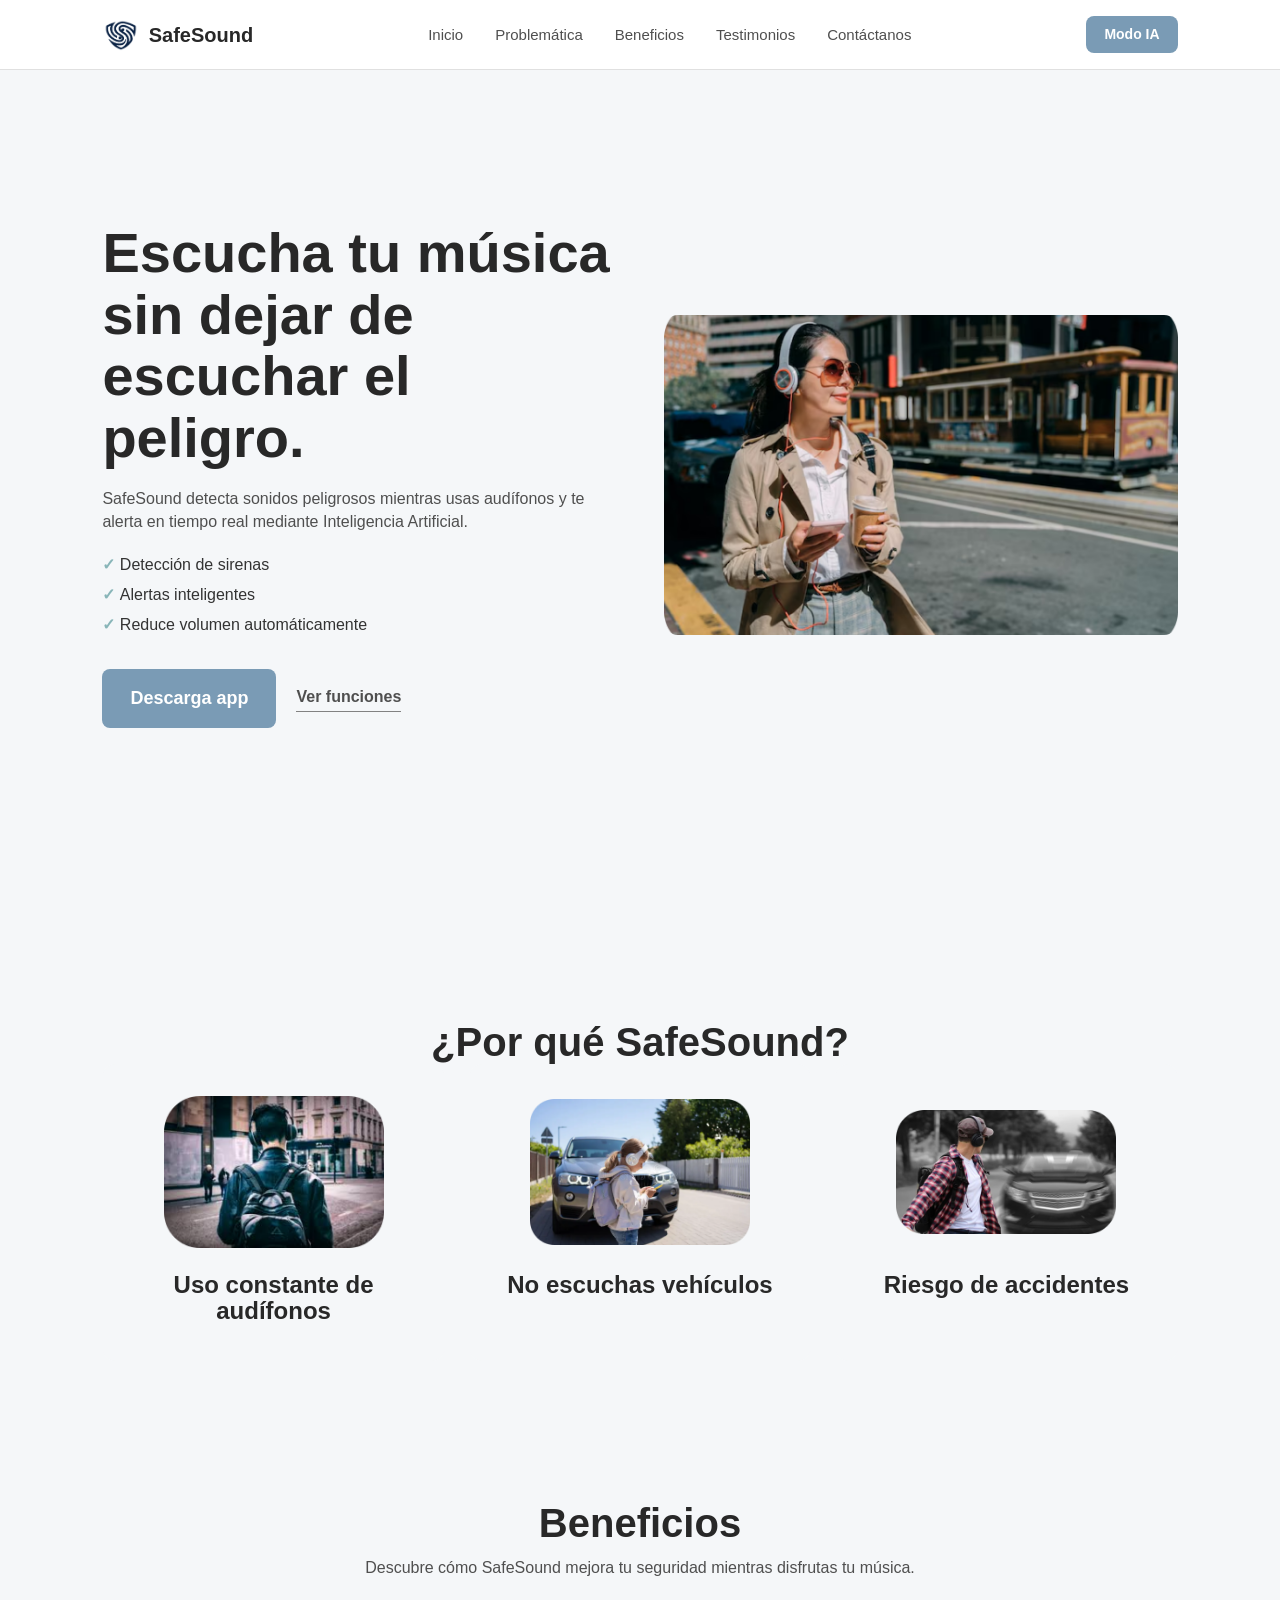
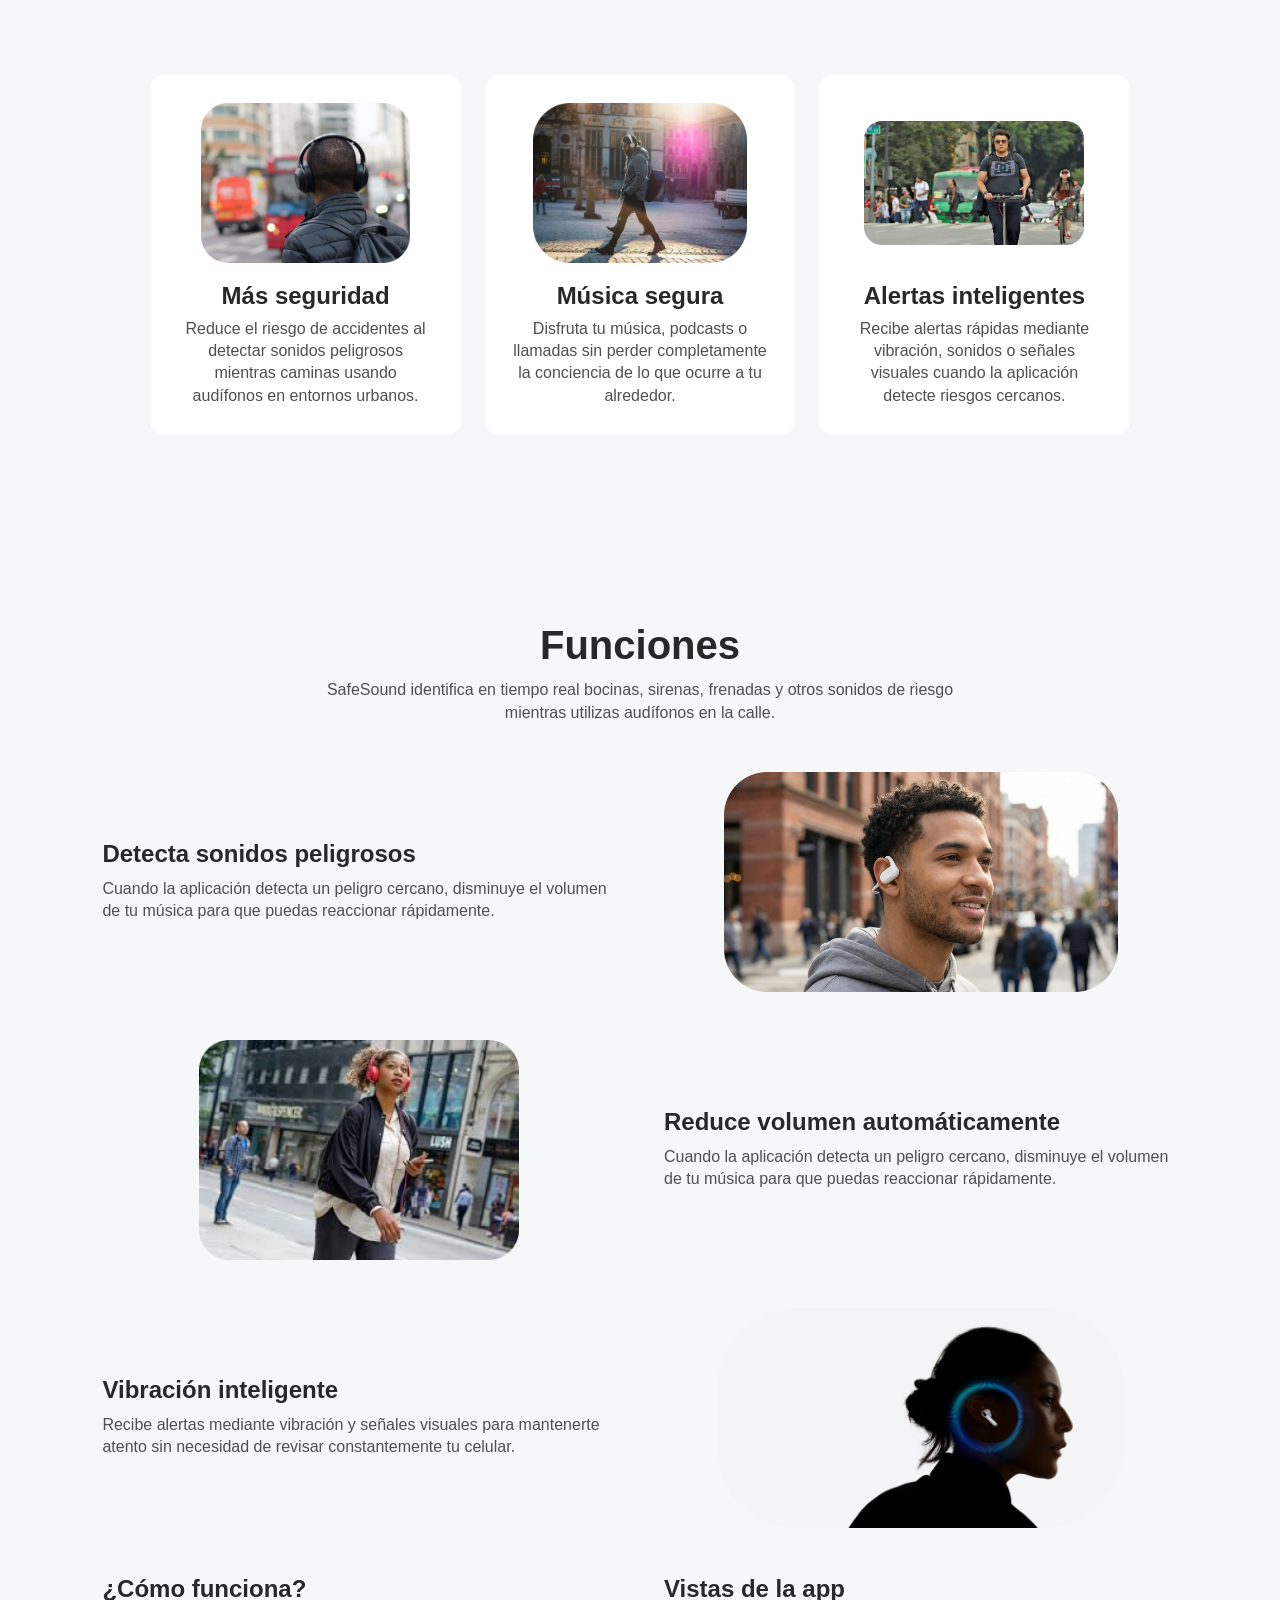
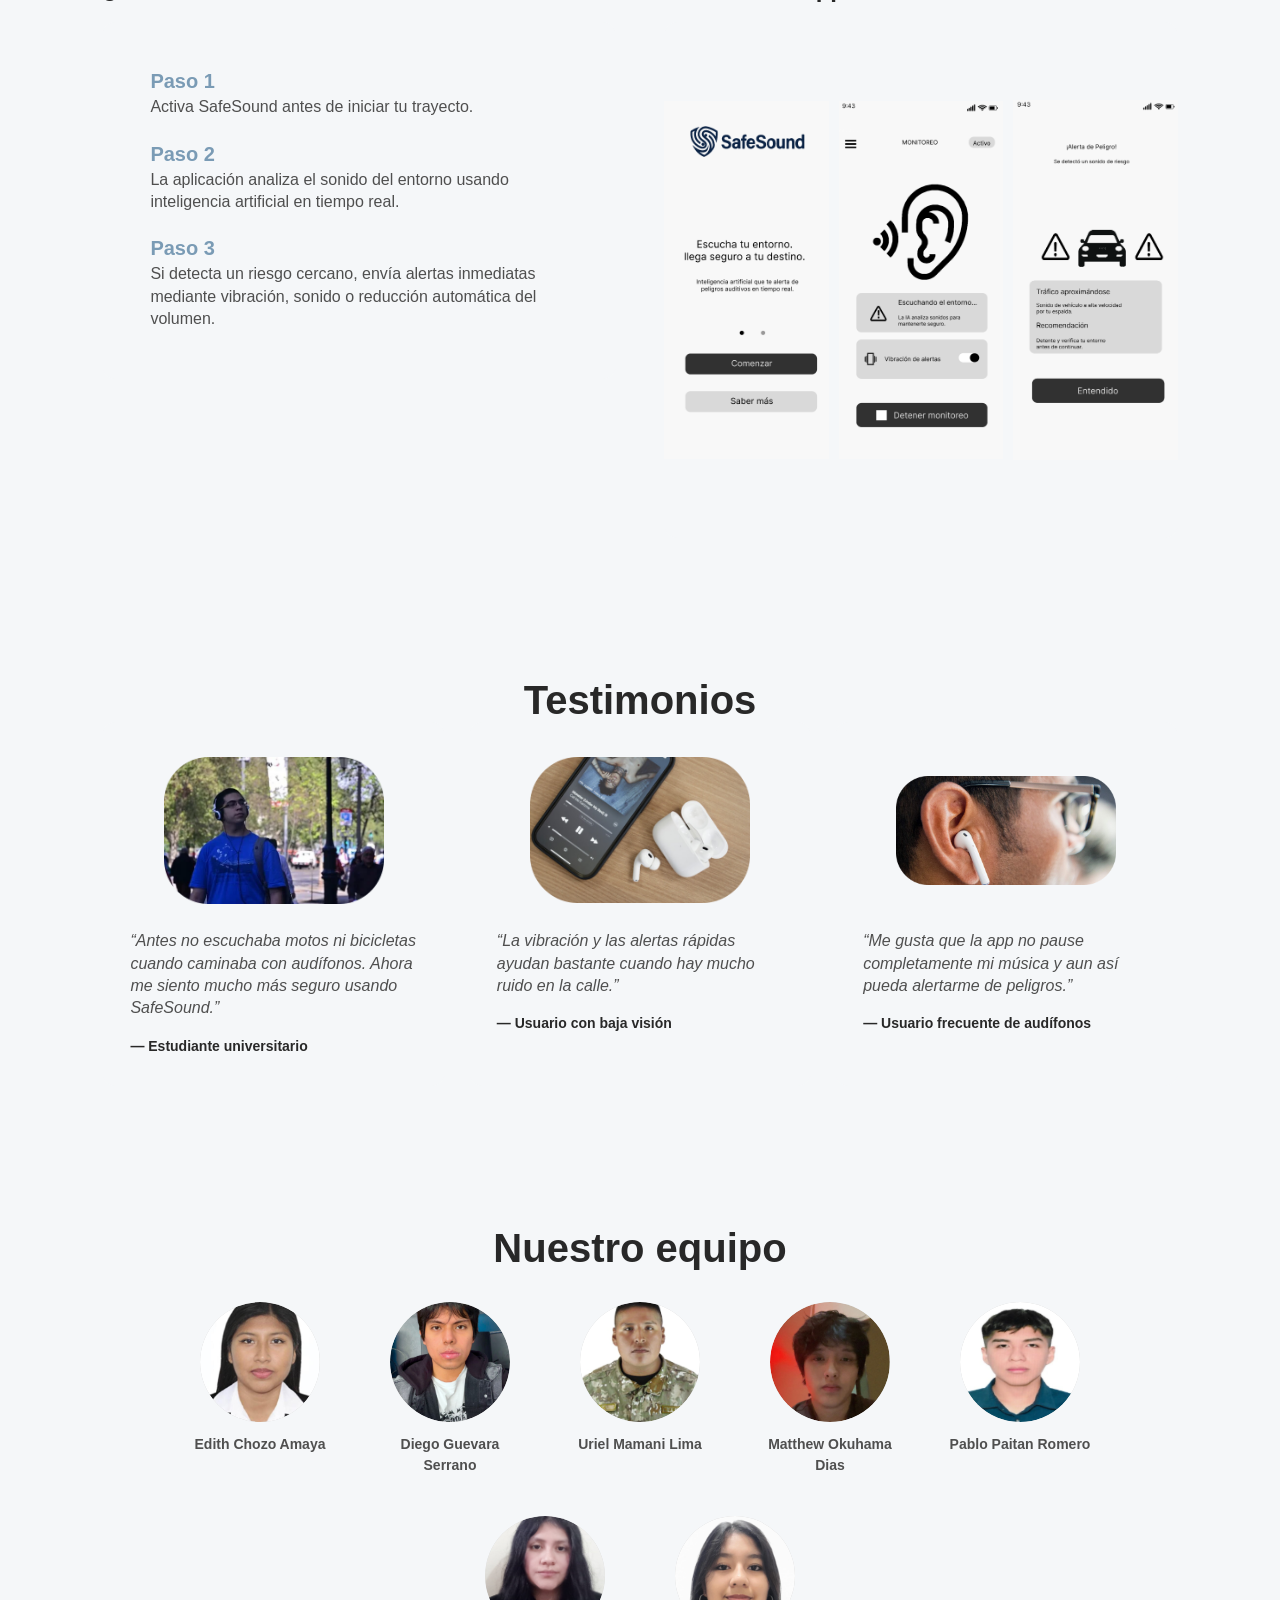
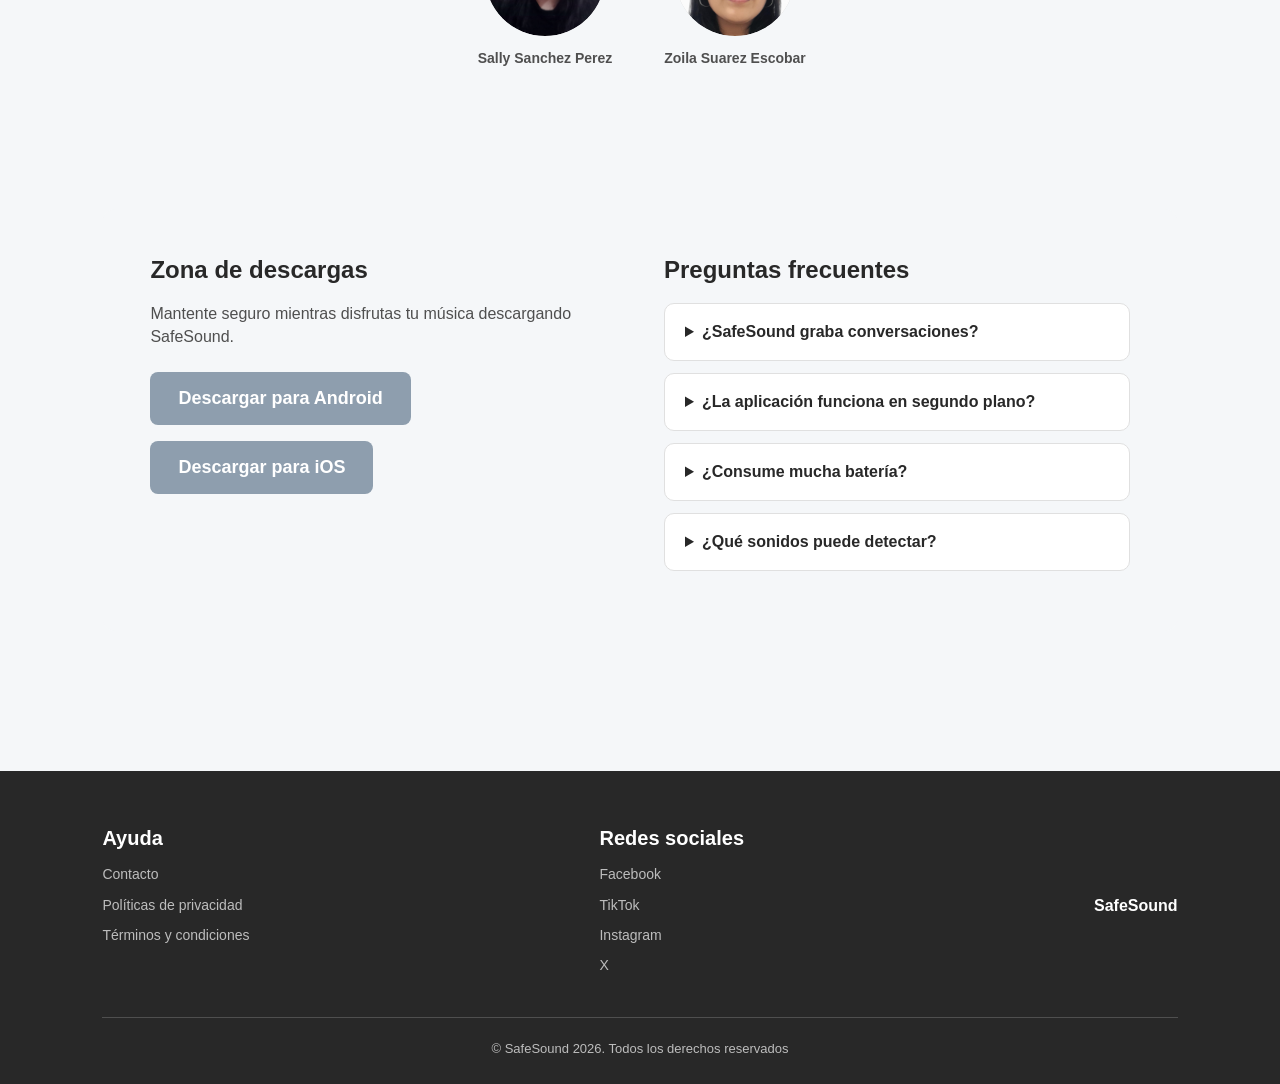
<file: docs/index.html>
<!DOCTYPE html>
<html lang="es">
<head>
    <meta charset="UTF-8">
    <meta name="viewport" content="width=device-width, initial-scale=1.0">
    <title>SafeSound | Escucha tu música sin dejar de escuchar el peligro</title>
    <link rel="stylesheet" href="assets/styles/styles.css" id="rel">
</head>
<body>
    <header>
        <div class="logo">
            <img src="assets/images/Logo.png" alt="SafeSound logo">
            <span>SafeSound</span>
        </div>

        <nav>
            <ul>
                <li><a href="#hero">Inicio</a></li>
                <li><a href="#problemática">Problemática</a></li>
                <li><a href="#beneficios">Beneficios</a></li>
                <li><a href="#testimonios">Testimonios</a></li>
                <li><a href="#faq">Contáctanos</a></li>
            </ul>
        </nav>

        <a href="ia.html" class="btn btn-primary btn-small">Modo IA</a>
    </header>

    <!-- HERO -->
    <section id="hero">
        <div class="hero-text">
            <h1>Escucha tu música sin dejar de escuchar el peligro.</h1>
            <p>SafeSound detecta sonidos peligrosos mientras usas audífonos y te alerta en tiempo real mediante Inteligencia Artificial.</p>
            <ul class="check-list">
                <li>Detección de sirenas</li>
                <li>Alertas inteligentes</li>
                <li>Reduce volumen automáticamente</li>
            </ul>
            <div class="hero-actions">
                <a href="#descargas" class="btn btn-primary btn-large">Descarga app</a>
                <a href="#funciones" class="link-action">Ver funciones</a>
            </div>
        </div>
        <div class="hero-image placeholder-img">
            <img src="assets/images/hero.png" alt="SafeSound en acción">
        </div>
    </section>

    <!-- PROBLEMA -->
    <section id="problemática">
        <h2>¿Por qué SafeSound?</h2>
        <div class="cards-row">
            <div class="card">
                <div class="placeholder-img card-img">
                    <img src="assets/images/audifonos.png" alt="Uso constante de audífonos">
                </div>
                <h3>Uso constante de audífonos</h3>
            </div>
            <div class="card">
                <div class="placeholder-img card-img">
                    <img src="assets/images/noEscuchas.png" alt="No escuchas vehículos">
                </div>
                <h3>No escuchas vehículos</h3>
            </div>
            <div class="card">
                <div class="placeholder-img card-img">
                    <img src="assets/images/riesgodeaccidentes.png" alt="Riesgo de accidentes">
                </div>
                <h3>Riesgo de accidentes</h3>
            </div>
        </div>
    </section>

    <!-- BENEFICIOS -->
    <section id="beneficios">
        <h2>Beneficios</h2>
        <p class="section-subtitle">Descubre cómo SafeSound mejora tu seguridad mientras disfrutas tu música.</p>
        <div class="panel">
            <div class="cards-row">
                <div class="card">
                    <div class="placeholder-img card-img">
                        <img src="assets/images/masseguridad.png" alt="Más seguridad">
                    </div>
                    <h3>Más seguridad</h3>
                    <p>Reduce el riesgo de accidentes al detectar sonidos peligrosos mientras caminas usando audífonos en entornos urbanos.</p>
                </div>
                <div class="card">
                    <div class="placeholder-img card-img">
                        <img src="assets/images/musicasegura.png" alt="Música segura">
                    </div>
                    <h3>Música segura</h3>
                    <p>Disfruta tu música, podcasts o llamadas sin perder completamente la conciencia de lo que ocurre a tu alrededor.</p>
                </div>
                <div class="card">
                    <div class="placeholder-img card-img">
                        <img src="assets/images/alertasinteligentes.png" alt="Alertas inteligentes">
                    </div>
                    <h3>Alertas inteligentes</h3>
                    <p>Recibe alertas rápidas mediante vibración, sonidos o señales visuales cuando la aplicación detecte riesgos cercanos.</p>
                </div>
            </div>
        </div>
    </section>

    <!-- FUNCIONES -->
    <section id="funciones">
        <h2>Funciones</h2>
        <p class="section-subtitle">SafeSound identifica en tiempo real bocinas, sirenas, frenadas y otros sonidos de riesgo mientras utilizas audífonos en la calle.</p>

        <div class="feature-row">
            <div class="feature-text">
                <h3>Detecta sonidos peligrosos</h3>
                <p>Cuando la aplicación detecta un peligro cercano, disminuye el volumen de tu música para que puedas reaccionar rápidamente.</p>
            </div>
            <div class="placeholder-img feature-img">
                <img src="assets/images/detectasonidospeligrosos.png" alt="Detecta sonidos peligrosos">
            </div>
        </div>

        <div class="feature-row reverse">
            <div class="feature-text">
                <h3>Reduce volumen automáticamente</h3>
                <p>Cuando la aplicación detecta un peligro cercano, disminuye el volumen de tu música para que puedas reaccionar rápidamente.</p>
            </div>
            <div class="placeholder-img feature-img">
                <img src="assets/images/reducevolumen.png" alt="Reduce volumen automáticamente">
            </div>
        </div>

        <div class="feature-row">
            <div class="feature-text">
                <h3>Vibración inteligente</h3>
                <p>Recibe alertas mediante vibración y señales visuales para mantenerte atento sin necesidad de revisar constantemente tu celular.</p>
            </div>
            <div class="placeholder-img feature-img">
                <img src="assets/images/vibracioninteligente.png" alt="Vibración inteligente">
            </div>
        </div>

        <div class="split-row">
            <div class="split-col">
                <h3>¿Cómo funciona?</h3>
                <div class="panel steps">
                    <div class="step">
                        <h4>Paso 1</h4>
                        <p>Activa SafeSound antes de iniciar tu trayecto.</p>
                    </div>
                    <div class="step">
                        <h4>Paso 2</h4>
                        <p>La aplicación analiza el sonido del entorno usando inteligencia artificial en tiempo real.</p>
                    </div>
                    <div class="step">
                        <h4>Paso 3</h4>
                        <p>Si detecta un riesgo cercano, envía alertas inmediatas mediante vibración, sonido o reducción automática del volumen.</p>
                    </div>
                </div>
            </div>
            <div class="split-col">
                <h3>Vistas de la app</h3>
                <div class="panel app-views">
                    <div class="placeholder-img">
                        <img src="assets/images/Paso1.png" alt="Vista 1 de la app">
                    </div>
                    <div class="placeholder-img">
                        <img src="assets/images/Paso2.png" alt="Vista 2 de la app">
                    </div>
                    <div class="placeholder-img">
                        <img src="assets/images/Paso3.png" alt="Vista 3 de la app">
                    </div>
                </div>
            </div>
        </div>
    </section>

    <!-- TESTIMONIOS -->
    <section id="testimonios">
        <h2>Testimonios</h2>
        <div class="cards-row">
            <div class="card testimonial">
                <div class="placeholder-img card-img">
                    <img src="assets/images/estudiante.png" alt="Testimonio 1">
                </div>
                <p>“Antes no escuchaba motos ni bicicletas cuando caminaba con audífonos. Ahora me siento mucho más seguro usando SafeSound.”</p>
                <span class="testimonial-author">— Estudiante universitario</span>
            </div>
            <div class="card testimonial">
                <div class="placeholder-img card-img">
                    <img src="assets/images/usuariobajavision.png" alt="Testimonio 2">
                </div>
                <p>“La vibración y las alertas rápidas ayudan bastante cuando hay mucho ruido en la calle.”</p>
                <span class="testimonial-author">— Usuario con baja visión</span>
            </div>
            <div class="card testimonial">
                <div class="placeholder-img card-img">
                    <img src="assets/images/usuariofrecuente.png" alt="Testimonio 3">
                </div>
                <p>“Me gusta que la app no pause completamente mi música y aun así pueda alertarme de peligros.”</p>
                <span class="testimonial-author">— Usuario frecuente de audífonos</span>
            </div>
        </div>
    </section>

    <!-- EQUIPO -->
    <section id="equipo">
        <h2>Nuestro equipo</h2>
        <div class="team-grid">
            <div class="team-member"><div class="avatar">
                <img src="assets/images/Edith.png" alt="Edith Chozo Amaya">
            </div><span>Edith Chozo Amaya</span></div>
            <div class="team-member"><div class="avatar">
                <img src="assets/images/Diego.png" alt="Diego Guevara Serrano">
            </div><span>Diego Guevara Serrano</span></div>
            <div class="team-member"><div class="avatar">
                <img src="assets/images/Uriel.png" alt="Uriel Mamani Lima">
            </div><span>Uriel Mamani Lima</span></div>
            <div class="team-member"><div class="avatar">
                <img src="assets/images/Matthew.png" alt="Matthew Okuhama Dias">
            </div><span>Matthew Okuhama Dias</span></div>
            <div class="team-member"><div class="avatar">
                <img src="assets/images/Pablo.png" alt="Pablo Paitan Romero">
            </div><span>Pablo Paitan Romero</span></div>
            <div class="team-member"><div class="avatar">
                <img src="assets/images/Sally.png" alt="Sally Sanchez Perez">
            </div><span>Sally Sanchez Perez</span></div>
            <div class="team-member"><div class="avatar">
                <img src="assets/images/Zoila.png" alt="Zoila Suarez Escobar">
            </div><span>Zoila Suarez Escobar</span></div>
        </div>
    </section>

    <!-- DESCARGAS + FAQ -->
    <section id="descargas">
        <div class="panel split-row">
            <div class="split-col downloads">
                <h3>Zona de descargas</h3>
                <p>Mantente seguro mientras disfrutas tu música descargando SafeSound.</p>
                <div class="download-buttons">
                    <button class="btn btn-secondary btn-large">Descargar para Android</button>
                    <button class="btn btn-secondary btn-large">Descargar para iOS</button>
                </div>
            </div>
            <div class="split-col" id="faq">
                <h3>Preguntas frecuentes</h3>
                <div class="faq-list">
                    <details>
                        <summary>¿SafeSound graba conversaciones?</summary>
                        <p>No. SafeSound solo analiza el entorno sonoro en tiempo real para detectar riesgos, sin almacenar audio.</p>
                    </details>
                    <details>
                        <summary>¿La aplicación funciona en segundo plano?</summary>
                        <p>Sí, SafeSound se mantiene activa en segundo plano mientras usas otras apps o escuchas música.</p>
                    </details>
                    <details>
                        <summary>¿Consume mucha batería?</summary>
                        <p>El procesamiento de IA está optimizado para un consumo energético mínimo durante el monitoreo continuo.</p>
                    </details>
                    <details>
                        <summary>¿Qué sonidos puede detectar?</summary>
                        <p>Sirenas, bocinas, frenadas bruscas, motores y otras alertas de riesgo en entornos urbanos.</p>
                    </details>
                </div>
            </div>
        </div>
    </section>

    <footer>
        <div class="footer-top">
            <div class="footer-col">
                <h4>Ayuda</h4>
                <p>Contacto</p>
                <p>Políticas de privacidad</p>
                <p>Términos y condiciones</p>
            </div>
            <div class="footer-col">
                <h4>Redes sociales</h4>
                <p>Facebook</p>
                <p>TikTok</p>
                <p>Instagram</p>
                <p>X</p>
            </div>
            <div class="footer-col logo-col">
                <span>SafeSound</span>
            </div>
        </div>
        <p class="copyright">© SafeSound 2026. Todos los derechos reservados</p>
    </footer>
</body>
</html>
</file>
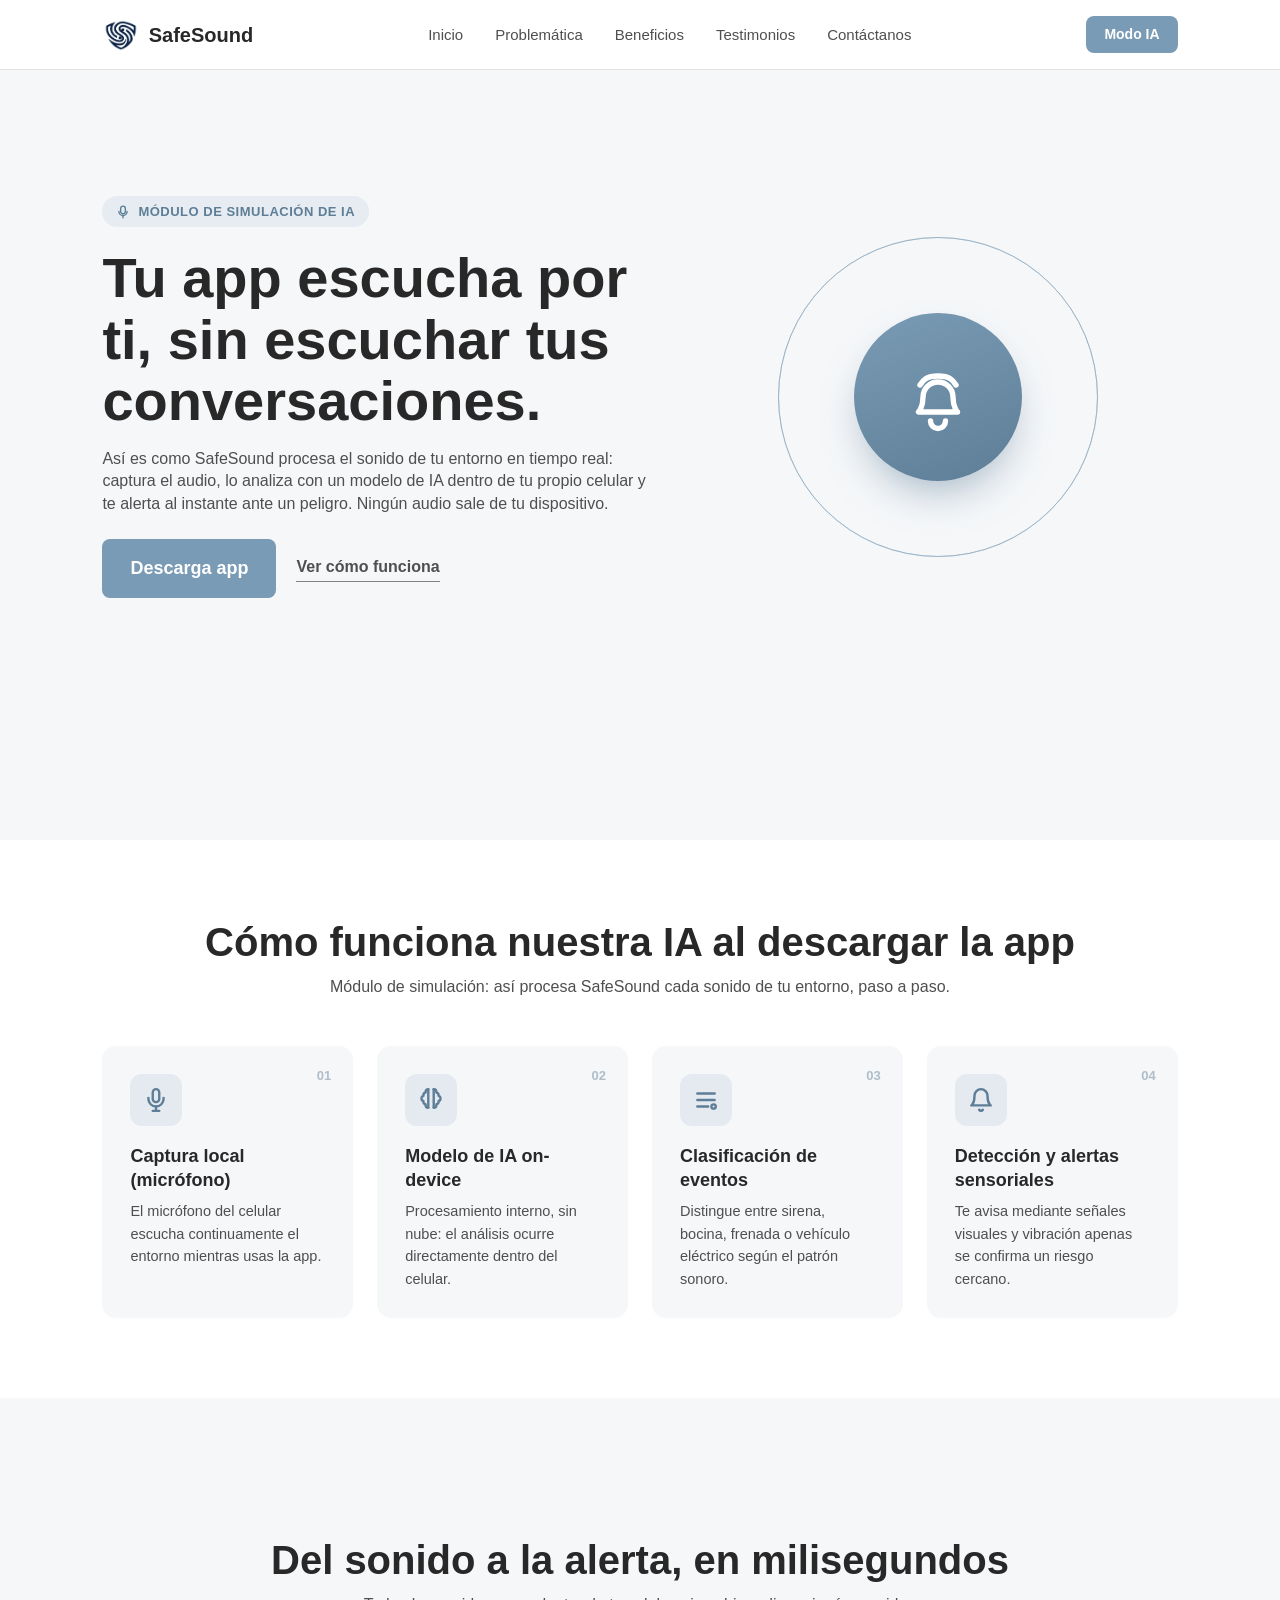
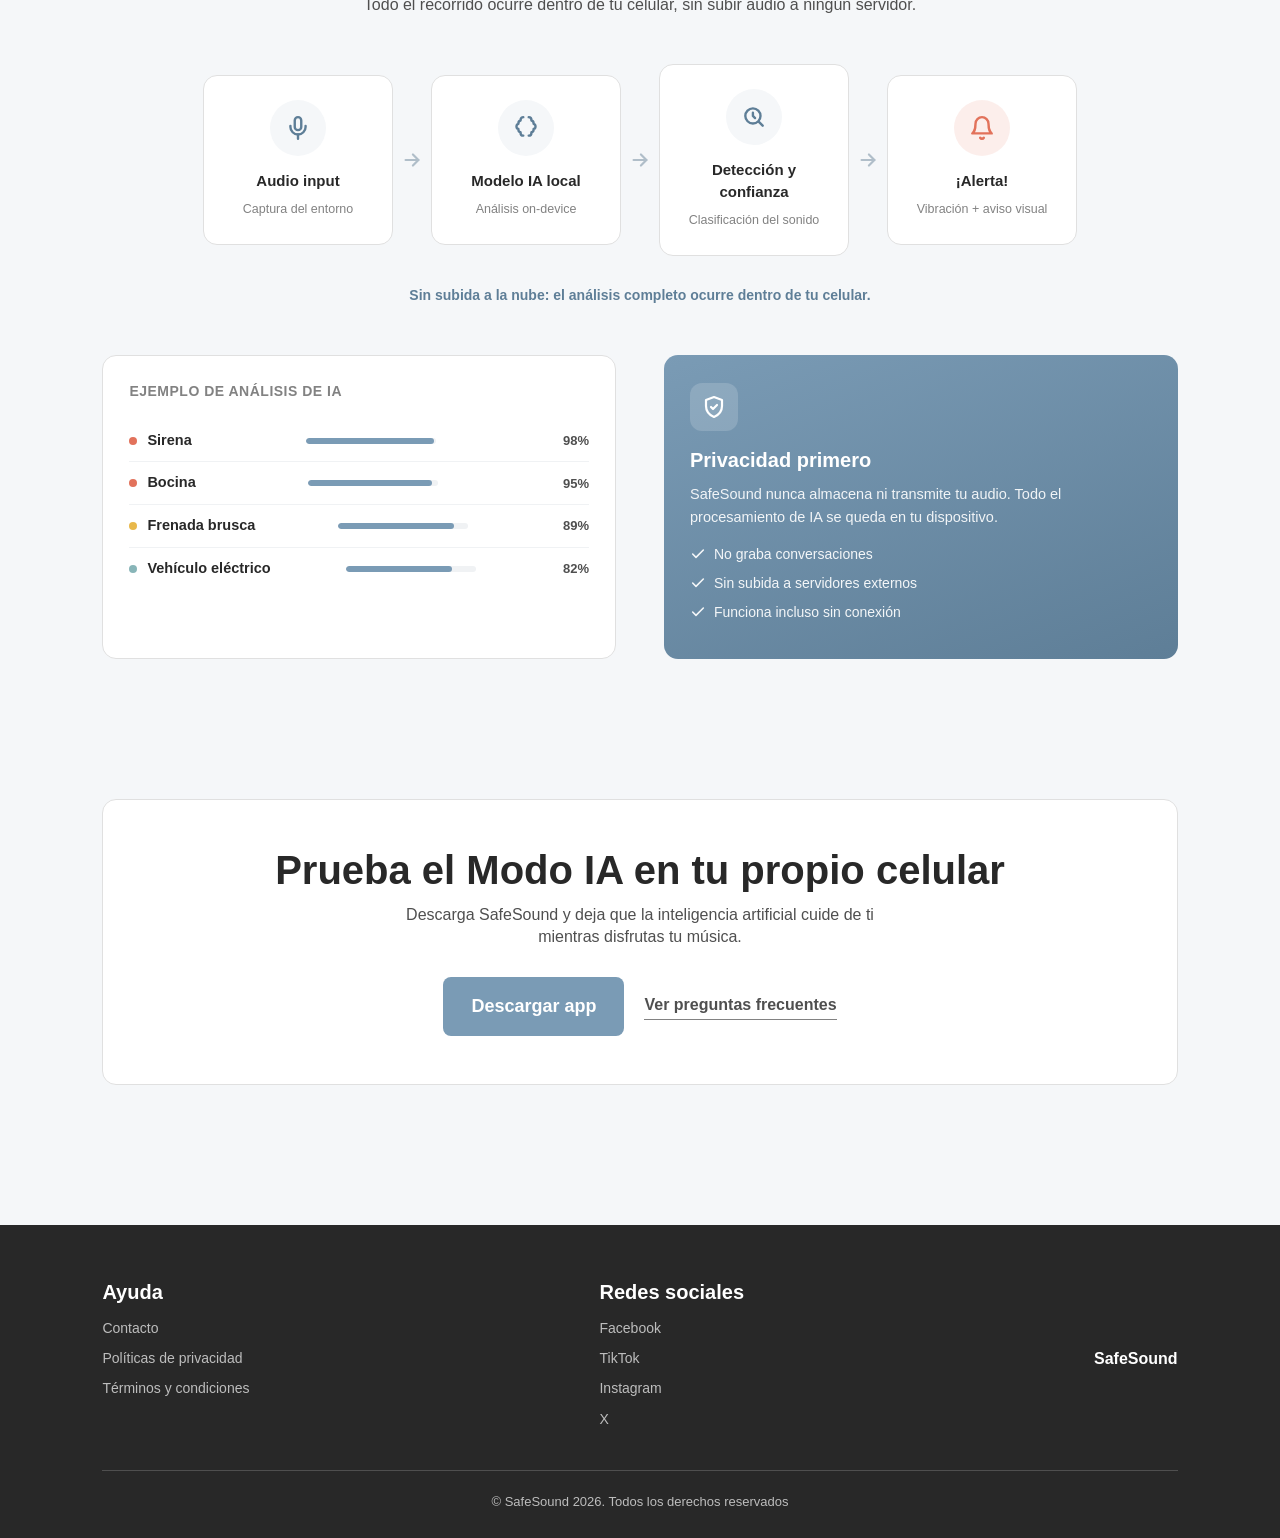
<file: docs/ia.html>
<!DOCTYPE html>
<html lang="es">
<head>
    <meta charset="UTF-8">
    <meta name="viewport" content="width=device-width, initial-scale=1.0">
    <title>Modo IA — SafeSound</title>
    <link rel="stylesheet" href="assets/styles/styles.css">
</head>
<body>
    <header>
        <div class="logo">
            <img src="assets/images/Logo.png" alt="SafeSound logo">
            <span>SafeSound</span>
        </div>

        <nav>
            <ul>
                <li><a href="index.html#hero">Inicio</a></li>
                <li><a href="index.html#problemática">Problemática</a></li>
                <li><a href="index.html#beneficios">Beneficios</a></li>
                <li><a href="index.html#testimonios">Testimonios</a></li>
                <li><a href="index.html#faq">Contáctanos</a></li>
            </ul>
        </nav>

        <a href="ia.html" class="btn btn-primary btn-small">Modo IA</a>
    </header>

    <!-- IA HERO -->
    <section id="ia-hero">
        <div class="ia-hero-text">
            <span class="ia-badge">
                <svg viewBox="0 0 24 24" fill="none" stroke="currentColor" stroke-width="2.4" stroke-linecap="round" stroke-linejoin="round"><path d="M12 2a4 4 0 0 1 4 4v5a4 4 0 0 1-8 0V6a4 4 0 0 1 4-4Z"/><path d="M19 11a7 7 0 0 1-14 0"/><path d="M12 18v4"/></svg>
                Módulo de simulación de IA
            </span>
            <h1>Tu app escucha por ti, sin escuchar tus conversaciones.</h1>
            <p>Así es como SafeSound procesa el sonido de tu entorno en tiempo real: captura el audio, lo analiza con un modelo de IA dentro de tu propio celular y te alerta al instante ante un peligro. Ningún audio sale de tu dispositivo.</p>
            <div class="hero-actions">
                <a href="index.html#descargas" class="btn btn-primary btn-large">Descarga app</a>
                <a href="#pipeline" class="link-action">Ver cómo funciona</a>
            </div>
        </div>
        <div class="ia-hero-visual">
            <div class="ia-orb-wrap">
                <div class="ia-orb-ring r1"></div>
                <div class="ia-orb-ring r2"></div>
                <div class="ia-orb-ring r3"></div>
                <div class="ia-orb-core">
                    <svg viewBox="0 0 24 24" fill="none" stroke="currentColor" stroke-width="1.8" stroke-linecap="round" stroke-linejoin="round"><path d="M17 12a5 5 0 0 0-10 0c0 3.5-1.5 5-1.5 5h13S17 15.5 17 12Z"/><path d="M9.5 20a2.5 2.5 0 0 0 5 0"/><path d="M6 8c1-1.5 2-3 6-3s5 1.5 6 3"/></svg>
                </div>
            </div>
        </div>
    </section>

    <!-- CÓMO FUNCIONA NUESTRA IA -->
    <section id="como-funciona">
        <h2>Cómo funciona nuestra IA al descargar la app</h2>
        <p class="section-subtitle">Módulo de simulación: así procesa SafeSound cada sonido de tu entorno, paso a paso.</p>

        <div class="ia-steps-grid">
            <div class="ia-step-card">
                <span class="ia-step-number">01</span>
                <div class="ia-step-icon">
                    <svg viewBox="0 0 24 24" fill="none" stroke="currentColor" stroke-width="2.2" stroke-linecap="round" stroke-linejoin="round"><path d="M12 2a3 3 0 0 0-3 3v6a3 3 0 0 0 6 0V5a3 3 0 0 0-3-3Z"/><path d="M19 10v1a7 7 0 0 1-14 0v-1"/><path d="M12 18v4"/><path d="M9 22h6"/></svg>
                </div>
                <h3>Captura local (micrófono)</h3>
                <p>El micrófono del celular escucha continuamente el entorno mientras usas la app.</p>
            </div>

            <div class="ia-step-card">
                <span class="ia-step-number">02</span>
                <div class="ia-step-icon">
                    <svg viewBox="0 0 24 24" fill="none" stroke="currentColor" stroke-width="2.2" stroke-linecap="round" stroke-linejoin="round"><path d="M9.5 2A2.5 2.5 0 0 0 7 4.5v.6A2.5 2.5 0 0 0 5 7.5v.6a2.5 2.5 0 0 0 0 4.8v.6A2.5 2.5 0 0 0 7 15.9v.6A2.5 2.5 0 0 0 9.5 19"/><path d="M14.5 2A2.5 2.5 0 0 1 17 4.5v.6a2.5 2.5 0 0 1 2 2.4v.6a2.5 2.5 0 0 1 0 4.8v.6a2.5 2.5 0 0 1-2 2.4v.6a2.5 2.5 0 0 1-2.5 2.5"/><path d="M9.5 2v17"/><path d="M14.5 2v17"/></svg>
                </div>
                <h3>Modelo de IA on-device</h3>
                <p>Procesamiento interno, sin nube: el análisis ocurre directamente dentro del celular.</p>
            </div>

            <div class="ia-step-card">
                <span class="ia-step-number">03</span>
                <div class="ia-step-icon">
                    <svg viewBox="0 0 24 24" fill="none" stroke="currentColor" stroke-width="2.2" stroke-linecap="round" stroke-linejoin="round"><path d="M4 6h16"/><path d="M4 12h16"/><path d="M4 18h10"/><circle cx="19" cy="18" r="2"/></svg>
                </div>
                <h3>Clasificación de eventos</h3>
                <p>Distingue entre sirena, bocina, frenada o vehículo eléctrico según el patrón sonoro.</p>
            </div>

            <div class="ia-step-card">
                <span class="ia-step-number">04</span>
                <div class="ia-step-icon">
                    <svg viewBox="0 0 24 24" fill="none" stroke="currentColor" stroke-width="2.2" stroke-linecap="round" stroke-linejoin="round"><path d="M18 8a6 6 0 0 0-12 0c0 7-3 9-3 9h18s-3-2-3-9"/><path d="M13.7 21a2 2 0 0 1-3.4 0"/></svg>
                </div>
                <h3>Detección y alertas sensoriales</h3>
                <p>Te avisa mediante señales visuales y vibración apenas se confirma un riesgo cercano.</p>
            </div>
        </div>
    </section>

    <!-- PIPELINE -->
    <section id="pipeline">
        <h2>Del sonido a la alerta, en milisegundos</h2>
        <p class="section-subtitle">Todo el recorrido ocurre dentro de tu celular, sin subir audio a ningún servidor.</p>

        <div class="pipeline-flow">
            <div class="pipeline-box">
                <div class="pipeline-icon">
                    <svg viewBox="0 0 24 24" fill="none" stroke="currentColor" stroke-width="2.2" stroke-linecap="round" stroke-linejoin="round"><path d="M12 2a3 3 0 0 0-3 3v6a3 3 0 0 0 6 0V5a3 3 0 0 0-3-3Z"/><path d="M19 10v1a7 7 0 0 1-14 0v-1"/><path d="M12 18v4"/></svg>
                </div>
                <h4>Audio input</h4>
                <span>Captura del entorno</span>
            </div>

            <div class="pipeline-arrow">
                <svg viewBox="0 0 24 24" fill="none" stroke="currentColor" stroke-width="2.4" stroke-linecap="round" stroke-linejoin="round"><path d="M5 12h14"/><path d="m13 6 6 6-6 6"/></svg>
            </div>

            <div class="pipeline-box">
                <div class="pipeline-icon">
                    <svg viewBox="0 0 24 24" fill="none" stroke="currentColor" stroke-width="2.2" stroke-linecap="round" stroke-linejoin="round"><path d="M9.5 2A2.5 2.5 0 0 0 7 4.5v.6A2.5 2.5 0 0 0 5 7.5v.6a2.5 2.5 0 0 0 0 4.8v.6A2.5 2.5 0 0 0 7 15.9v.6A2.5 2.5 0 0 0 9.5 19"/><path d="M14.5 2A2.5 2.5 0 0 1 17 4.5v.6a2.5 2.5 0 0 1 2 2.4v.6a2.5 2.5 0 0 1 0 4.8v.6a2.5 2.5 0 0 1-2 2.4v.6a2.5 2.5 0 0 1-2.5 2.5"/></svg>
                </div>
                <h4>Modelo IA local</h4>
                <span>Análisis on-device</span>
            </div>

            <div class="pipeline-arrow">
                <svg viewBox="0 0 24 24" fill="none" stroke="currentColor" stroke-width="2.4" stroke-linecap="round" stroke-linejoin="round"><path d="M5 12h14"/><path d="m13 6 6 6-6 6"/></svg>
            </div>

            <div class="pipeline-box">
                <div class="pipeline-icon">
                    <svg viewBox="0 0 24 24" fill="none" stroke="currentColor" stroke-width="2.2" stroke-linecap="round" stroke-linejoin="round"><circle cx="11" cy="11" r="7"/><path d="m20 20-3.5-3.5"/><path d="M11 8v3l2 2"/></svg>
                </div>
                <h4>Detección y confianza</h4>
                <span>Clasificación del sonido</span>
            </div>

            <div class="pipeline-arrow">
                <svg viewBox="0 0 24 24" fill="none" stroke="currentColor" stroke-width="2.4" stroke-linecap="round" stroke-linejoin="round"><path d="M5 12h14"/><path d="m13 6 6 6-6 6"/></svg>
            </div>

            <div class="pipeline-box is-alert">
                <div class="pipeline-icon">
                    <svg viewBox="0 0 24 24" fill="none" stroke="currentColor" stroke-width="2.2" stroke-linecap="round" stroke-linejoin="round"><path d="M18 8a6 6 0 0 0-12 0c0 7-3 9-3 9h18s-3-2-3-9"/><path d="M13.7 21a2 2 0 0 1-3.4 0"/></svg>
                </div>
                <h4>¡Alerta!</h4>
                <span>Vibración + aviso visual</span>
            </div>
        </div>

        <p class="pipeline-note">Sin subida a la nube: el análisis completo ocurre dentro de tu celular.</p>

        <div class="ia-split">
            <div>
                <div class="confidence-card">
                    <h4>Ejemplo de análisis de IA</h4>
                    <div class="confidence-row">
                        <span class="confidence-label"><span class="confidence-dot"></span>Sirena</span>
                        <div class="confidence-bar-wrap"><div class="confidence-bar" style="width:98%;"></div></div>
                        <span class="confidence-pct">98%</span>
                    </div>
                    <div class="confidence-row">
                        <span class="confidence-label"><span class="confidence-dot"></span>Bocina</span>
                        <div class="confidence-bar-wrap"><div class="confidence-bar" style="width:95%;"></div></div>
                        <span class="confidence-pct">95%</span>
                    </div>
                    <div class="confidence-row">
                        <span class="confidence-label"><span class="confidence-dot medium"></span>Frenada brusca</span>
                        <div class="confidence-bar-wrap"><div class="confidence-bar" style="width:89%;"></div></div>
                        <span class="confidence-pct">89%</span>
                    </div>
                    <div class="confidence-row">
                        <span class="confidence-label"><span class="confidence-dot low"></span>Vehículo eléctrico</span>
                        <div class="confidence-bar-wrap"><div class="confidence-bar" style="width:82%;"></div></div>
                        <span class="confidence-pct">82%</span>
                    </div>
                </div>
            </div>
            <div>
                <div class="privacy-card">
                    <div class="privacy-icon">
                        <svg viewBox="0 0 24 24" fill="none" stroke="currentColor" stroke-width="2.2" stroke-linecap="round" stroke-linejoin="round"><path d="M12 2 4 5v6c0 5 3.4 9 8 11 4.6-2 8-6 8-11V5l-8-3Z"/><path d="m9 12 2 2 4-4"/></svg>
                    </div>
                    <h3>Privacidad primero</h3>
                    <p>SafeSound nunca almacena ni transmite tu audio. Todo el procesamiento de IA se queda en tu dispositivo.</p>
                    <ul class="privacy-list">
                        <li>
                            <svg viewBox="0 0 24 24" fill="none" stroke="currentColor" stroke-width="2.4" stroke-linecap="round" stroke-linejoin="round"><path d="M20 6 9 17l-5-5"/></svg>
                            No graba conversaciones
                        </li>
                        <li>
                            <svg viewBox="0 0 24 24" fill="none" stroke="currentColor" stroke-width="2.4" stroke-linecap="round" stroke-linejoin="round"><path d="M20 6 9 17l-5-5"/></svg>
                            Sin subida a servidores externos
                        </li>
                        <li>
                            <svg viewBox="0 0 24 24" fill="none" stroke="currentColor" stroke-width="2.4" stroke-linecap="round" stroke-linejoin="round"><path d="M20 6 9 17l-5-5"/></svg>
                            Funciona incluso sin conexión
                        </li>
                    </ul>
                </div>
            </div>
        </div>
    </section>

    <!-- CTA -->
    <section id="ia-cta">
        <div class="panel">
            <h2>Prueba el Modo IA en tu propio celular</h2>
            <p>Descarga SafeSound y deja que la inteligencia artificial cuide de ti mientras disfrutas tu música.</p>
            <div class="hero-actions">
                <a href="index.html#descargas" class="btn btn-primary btn-large">Descargar app</a>
                <a href="index.html#faq" class="link-action">Ver preguntas frecuentes</a>
            </div>
        </div>
    </section>

    <footer>
        <div class="footer-top">
            <div class="footer-col">
                <h4>Ayuda</h4>
                <p>Contacto</p>
                <p>Políticas de privacidad</p>
                <p>Términos y condiciones</p>
            </div>
            <div class="footer-col">
                <h4>Redes sociales</h4>
                <p>Facebook</p>
                <p>TikTok</p>
                <p>Instagram</p>
                <p>X</p>
            </div>
            <div class="footer-col logo-col">
                <span>SafeSound</span>
            </div>
        </div>
        <p class="copyright">© SafeSound 2026. Todos los derechos reservados</p>
    </footer>
</body>
</html>
</file>
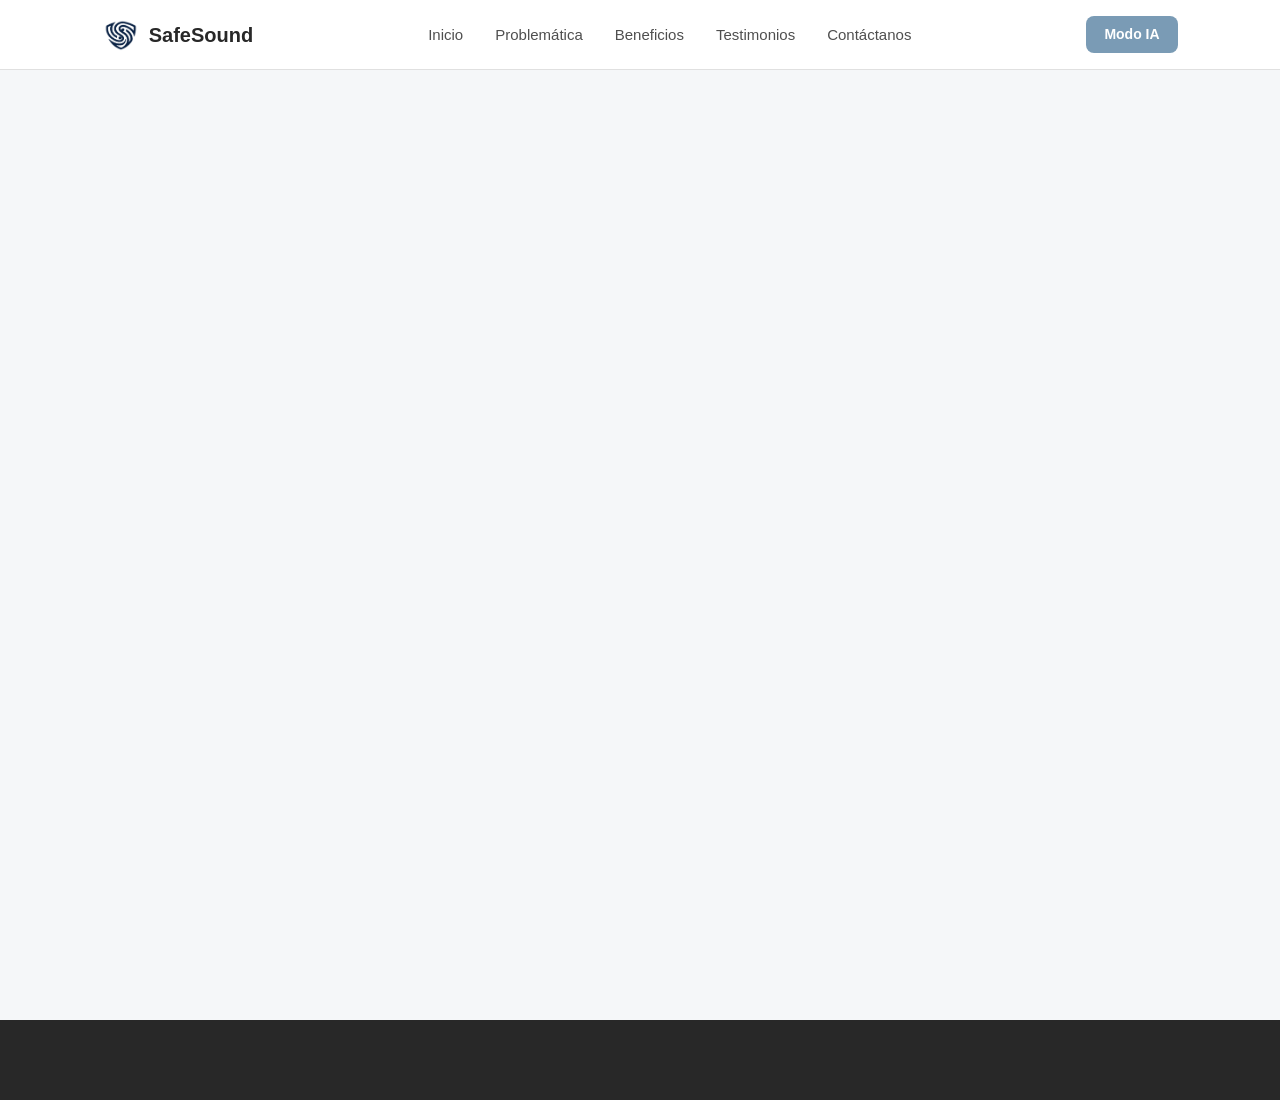
<file: docs/index-navbar.html>
<!DOCTYPE html>
<html lang="es">
<head>
    <meta charset="UTF-8">
    <meta name="viewport" content="width=device-width, initial-scale=1.0">
    <title>SafeSound | Escucha tu música sin dejar de escuchar el peligro</title>
    <link rel="stylesheet" href="assets/styles/styles.css" id="rel">
</head>
<body>
    <header>
        <div class="logo">
            <img src="assets/images/Logo.png" alt="SafeSound logo">
            <span>SafeSound</span>
        </div>

        <nav>
            <ul>
                <li><a href="#hero">Inicio</a></li>
                <li><a href="#problemática">Problemática</a></li>
                <li><a href="#beneficios">Beneficios</a></li>
                <li><a href="#testimonios">Testimonios</a></li>
                <li><a href="#faq">Contáctanos</a></li>
            </ul>
        </nav>

        <a href="ia.html" class="btn btn-primary btn-small">Modo IA</a>
    </header>

    <section id="hero"></section>
    <section id="problemática"></section>
    <section id="beneficios"></section>
    <section id="funciones"></section>
    <section id="testimonios"></section>
    <section id="equipo"></section>
    <section id="descargas"></section>
    <footer></footer>
</body>
</html>
</file>
<file: docs/assets/styles/styles.css>
*{
    margin: 0;
    padding: 0;
    box-sizing: border-box;
}

html{
    scroll-behavior: smooth;
}

body{
    font-family: 'Inter', Arial, Helvetica, sans-serif;
    line-height: 1.5;
    color: #1D1D1D;
    background-color: #F5F7F9;
}

h1, h2, h3, h4{
    font-family: 'Inter', Arial, Helvetica, sans-serif;
    font-weight: 700;
    color: #282828;
}

h1{ font-size: 56px; line-height: 61.6px; }
h2{ font-size: 40px; line-height: 44px; text-align: center; }
h3{ font-size: 24px; line-height: 26.4px; }
h4{ font-size: 20px; line-height: 22px; }

p{
    font-size: 16px;
    line-height: 22.4px;
    color: #4F4F4F;
}

a{ color: inherit; text-decoration: none; }

/* ===================== HEADER ===================== */
header{
    background-color: #FFFFFF;
    color: #282828;
    display: flex;
    justify-content: space-between;
    align-items: center;
    gap: 24px;
    padding: 16px 8%;
    position: sticky;
    top: 0;
    z-index: 100;
    border-bottom: 1px solid #E0E0E0;
}

#faq{
    background-color: #F5F7F9;
}

.logo{
    display: flex;
    align-items: center;
    gap: 10px;
    font-weight: 700;
    font-size: 1.25rem;
    color: #282828;
}

.logo img{
    height: 32px;
    width: auto;
}

nav ul{
    display: flex;
    gap: 32px;
    list-style: none;
}

nav ul a{
    color: #4F4F4F;
    text-decoration: none;
    font-weight: 500;
    font-size: 15px;
}

nav ul a:hover{
    color: #7A9BB5;
}

/* ===================== BUTTONS ===================== */
.btn{
    border: none;
    border-radius: 8px;
    font-family: 'Inter', Arial, Helvetica, sans-serif;
    font-weight: 700;
    cursor: pointer;
    transition: background-color .2s ease;
    display: inline-block;
}

.btn-primary{
    background-color: #7A9BB5;
    color: #FFFFFF;
}

.btn-primary:hover{
    background-color: #5E7E97;
}

.btn-secondary{
    background-color: #8E9EAE;
    color: #FFFFFF;
}

.btn-secondary:hover{
    background-color: #76869a;
}

.btn-small{
    padding: 8px 18px;
    font-size: 14px;
}

.btn-large{
    padding: 16px 28px;
    font-size: 18px;
}

.link-action{
    margin-left: 20px;
    font-weight: 600;
    color: #4F4F4F;
    border-bottom: 1px solid #828282;
    padding-bottom: 2px;
}

.link-action:hover{
    color: #7A9BB5;
    border-color: #7A9BB5;
}

/* ===================== LAYOUT ===================== */
section{
    margin-top: 140px;
    padding: 0 8%;
    scroll-margin-top: 100px;
}

.eyebrow{
    display: block;
    text-align: center;
    font-weight: 700;
    letter-spacing: 1px;
    text-transform: uppercase;
    color: #7A9BB5;
    margin-bottom: 8px;
}

.section-subtitle{
    text-align: center;
    max-width: 640px;
    margin: 12px auto 48px;
}

#problemática,
#beneficios{
    text-align: center;
    background-color: #F5F7F9;
}

#problemática .cards-row,
#beneficios .cards-row{
    justify-content: center;
}

.panel{
    background-color: #F5F7F9;
    border-radius: 14px;
    padding: 48px;
}

/* ===================== HERO ===================== */
#hero{
    margin-top: 0;
    min-height: 90vh;
    background-color: #F5F7F9;
    display: flex;
    align-items: center;
    justify-content: space-between;
    gap: 48px;
    flex-wrap: wrap;
    padding: 80px 8%;
}

.hero-text{
    flex: 1 1 420px;
    max-width: 560px;
}

.hero-text h1{
    margin-bottom: 20px;
}

.hero-text > p{
    margin-bottom: 20px;
}

.check-list{
    list-style: none;
    margin-bottom: 32px;
}

.check-list li{
    color: #333333;
    font-weight: 500;
    margin-bottom: 6px;
}

.check-list li::before{
    content: "✓ ";
    color: #88B5B8;
    font-weight: 700;
}

.hero-actions{
    display: flex;
    align-items: center;
}

.hero-image{
    flex: 1 1 420px;
    max-width: 520px;
    height: 320px;
    overflow: hidden;
    border-radius: 14px;
}

/* ===================== PLACEHOLDER IMAGES ===================== */
.placeholder-img{
    background-color: #E0E0E0;
    color: #828282;
    border-radius: 14px;
    display: flex;
    align-items: center;
    justify-content: center;
    font-weight: 700;
    letter-spacing: 1px;
}

.hero-image.placeholder-img{
    background-color: transparent;
}

.hero-image img{
    width: 100%;
    height: 100%;
    object-fit: cover;
    display: block;
}

#problemática .card-img{
    background-color: transparent;
    width: 220px;
    height: 160px;
    margin: 0 auto 20px;
    padding: 0;
    overflow: hidden;
    display: flex;
    align-items: center;
    justify-content: center;
    border-radius: 8px;
}

#problemática .card-img img{
    width: 100%;
    height: 100%;
    object-fit: contain;
    display: block;
}

#testimonios .card-img{
    background-color: transparent;
    width: 220px;
    height: 160px;
    margin: 0 auto 20px;
    padding: 0;
    overflow: hidden;
    display: flex;
    align-items: center;
    justify-content: center;
    border-radius: 8px;
}

#testimonios .card-img img{
    width: 100%;
    height: 100%;
    object-fit: contain;
    display: block;
}

.feature-img{
    flex: 1 1 320px;
    height: 220px;
}

/* Ajustes específicos para la sección Funciones */
#funciones .feature-img{
    background-color: transparent;
    width: 320px;
    height: 220px;
    margin: 0 auto;
    overflow: hidden;
    border-radius: 10px;
    display: flex;
    align-items: center;
    justify-content: center;
}

#funciones .feature-img img{
    width: 100%;
    height: 100%;
    object-fit: contain;
    display: block;
}

/* ===================== CARDS ===================== */

#beneficios .card-img{
    background-color: transparent;
    width: 220px;
    height: 160px;
    margin: 0 auto 20px;
    padding: 0;
    overflow: hidden;
    display: flex;
    align-items: center;
    justify-content: center;
    border-radius: 8px;
}

#beneficios .card-img img{
    width: 100%;
    height: 100%;
    object-fit: contain;
    display: block;
}
.cards-row{
    display: flex;
    gap: 24px;
    flex-wrap: wrap;
}

.card{
    flex: 1 1 280px;
    background-color: #F5F7F9;
    border-radius: 14px;
    padding: 28px;
}

#beneficios .card{
    background-color: #FFFFFF;
}

.card h3{
    margin-bottom: 8px;
}

.testimonial p{
    font-style: italic;
    margin-bottom: 14px;
}

.testimonial-author{
    font-weight: 700;
    color: #282828;
    font-size: 14px;
}

/* ===================== FEATURES ===================== */
.feature-row{
    display: flex;
    align-items: center;
    gap: 48px;
    margin-bottom: 48px;
    flex-wrap: wrap;
}

.feature-row.reverse{
    flex-direction: row-reverse;
}

.feature-text{
    flex: 1 1 320px;
}

.feature-text h3{
    margin-bottom: 10px;
}

/* ===================== SPLIT / STEPS / FAQ ===================== */
.split-row{
    display: flex;
    gap: 48px;
    flex-wrap: wrap;
    margin-top: 24px;
}

.split-col{
    flex: 1 1 360px;
}

.split-col h3{
    margin-bottom: 20px;
}

.steps .step{
    margin-bottom: 24px;
}

.steps .step:last-child{
    margin-bottom: 0;
}

.steps h4{
    color: #7A9BB5;
    margin-bottom: 4px;
}

.app-views{
    display: flex;
    gap: 10px;
    justify-content: space-between;
    overflow-x: hidden;
    padding: 8px 0;
}

.app-views .placeholder-img{
    width: calc((100% - 20px) / 3);
    max-width: 500px;
    min-width: 160px;
    height: 500px;
    background-color: transparent;
    border-radius: 10px;
    overflow: hidden;
    display: flex;
    align-items: center;
    justify-content: center;
}

.app-views .placeholder-img img{
    width: 100%;
    height: 100%;
    object-fit: contain;
    display: block;
}

.downloads p{
    margin-bottom: 24px;
}

.download-buttons{
    display: flex;
    gap: 16px;
    flex-wrap: wrap;
}

.faq-list details{
    background-color: #FFFFFF;
    border: 1px solid #E0E0E0;
    border-radius: 10px;
    padding: 16px 20px;
    margin-bottom: 12px;
}

.faq-list summary{
    cursor: pointer;
    font-weight: 600;
    color: #282828;
}

.faq-list p{
    margin-top: 10px;
}

/* ===================== TEAM ===================== */
.team-grid{
    display: flex;
    flex-wrap: wrap;
    justify-content: center;
    gap: 40px;
    margin-top: 32px;
}

.team-member{
    display: flex;
    flex-direction: column;
    align-items: center;
    gap: 12px;
    width: 150px;
    text-align: center;
}

.avatar{
    width: 120px;
    height: 120px;
    border-radius: 50%;
    background-color: #E0E0E0;
    overflow: hidden;
    display: flex;
    align-items: center;
    justify-content: center;
}

.avatar img{
    width: 100%;
    height: 100%;
    object-fit: cover;
    display: block;
    border-radius: inherit;
}

.team-member span{
    font-size: 14px;
    font-weight: 600;
    color: #4F4F4F;
}


/* ===================== FOOTER ===================== */
footer{
    background-color: #282828;
    color: #E0E0E0;
    margin-top: 140px;
    padding: 56px 8% 24px;
}

.footer-top{
    display: flex;
    justify-content: space-between;
    flex-wrap: wrap;
    gap: 32px;
    padding-bottom: 32px;
    border-bottom: 1px solid #4F4F4F;
}

.footer-col h4{
    color: #FFFFFF;
    margin-bottom: 14px;
}

.footer-col p{
    color: #BDBDBD;
    margin-bottom: 8px;
    font-size: 14px;
}

.logo-col{
    display: flex;
    align-items: center;
    gap: 10px;
    font-weight: 700;
    color: #FFFFFF;
}

.logo-col img{
    height: 28px;
    filter: brightness(0) invert(1);
}

.copyright{
    text-align: center;
    color: #BDBDBD;
    font-size: 13px;
    margin-top: 20px;
}

/* ===================== RESPONSIVE ===================== */
@media (max-width: 900px){
    nav ul{
        gap: 18px;
    }
    h1{ font-size: 36px; line-height: 1.2; }
    h2{ font-size: 30px; }
}

@media (max-width: 760px){
    header{
        flex-direction: column;
        gap: 12px;
        padding: 16px 6%;
    }
    nav ul{
        flex-wrap: wrap;
        justify-content: center;
        gap: 14px;
    }
    section{
        padding: 0 6%;
    }
    .panel{
        padding: 28px;
    }
    .feature-row, .feature-row.reverse{
        flex-direction: column;
    }
}

/* ===================== MODO IA ===================== */
#ia-hero{
    margin-top: 0;
    min-height: 70vh;
    background-color: #F5F7F9;
    display: flex;
    align-items: center;
    justify-content: space-between;
    gap: 48px;
    flex-wrap: wrap;
    padding: 72px 8% 48px;
}

.ia-hero-text{
    flex: 1 1 420px;
    max-width: 560px;
}

.ia-badge{
    display: inline-flex;
    align-items: center;
    gap: 8px;
    background-color: rgba(122,155,181,0.12);
    color: #5E7E97;
    font-weight: 700;
    font-size: 13px;
    letter-spacing: .5px;
    text-transform: uppercase;
    padding: 6px 14px;
    border-radius: 999px;
    margin-bottom: 20px;
}

.ia-badge svg{ width: 14px; height: 14px; }

.ia-hero-text h1{
    margin-bottom: 16px;
}

.ia-hero-text > p{
    margin-bottom: 24px;
}

.ia-hero-visual{
    flex: 1 1 420px;
    max-width: 480px;
    display: flex;
    align-items: center;
    justify-content: center;
}

.ia-orb-wrap{
    position: relative;
    width: 320px;
    height: 320px;
    display: flex;
    align-items: center;
    justify-content: center;
}

.ia-orb-ring{
    position: absolute;
    border-radius: 50%;
    border: 1.5px solid rgba(122,155,181,0.35);
    animation: ia-pulse 3.2s ease-out infinite;
}

.ia-orb-ring.r1{ width: 100%; height: 100%; }
.ia-orb-ring.r2{ width: 100%; height: 100%; animation-delay: 1s; }
.ia-orb-ring.r3{ width: 100%; height: 100%; animation-delay: 2s; }

@keyframes ia-pulse{
    0%{ transform: scale(.55); opacity: 0; }
    30%{ opacity: 1; }
    100%{ transform: scale(1); opacity: 0; }
}

.ia-orb-core{
    position: relative;
    width: 168px;
    height: 168px;
    border-radius: 50%;
    background: linear-gradient(160deg, #7A9BB5, #5E7E97);
    display: flex;
    align-items: center;
    justify-content: center;
    box-shadow: 0 20px 40px -12px rgba(94,126,151,0.55);
    z-index: 2;
}

.ia-orb-core svg{
    width: 72px;
    height: 72px;
    color: #FFFFFF;
}

/* ---- Steps (Cómo funciona nuestra IA) ---- */
#como-funciona{
    background-color: #FFFFFF;
    padding-top: 80px;
    padding-bottom: 80px;
}

.ia-steps-grid{
    display: flex;
    gap: 24px;
    flex-wrap: wrap;
    margin-top: 8px;
}

.ia-step-card{
    flex: 1 1 240px;
    background-color: #F5F7F9;
    border-radius: 14px;
    padding: 28px;
    position: relative;
}

.ia-step-number{
    position: absolute;
    top: 20px;
    right: 22px;
    font-weight: 700;
    font-size: 13px;
    color: #B0BEC9;
}

.ia-step-icon{
    width: 52px;
    height: 52px;
    border-radius: 12px;
    background-color: rgba(122,155,181,0.14);
    color: #5E7E97;
    display: flex;
    align-items: center;
    justify-content: center;
    margin-bottom: 18px;
}

.ia-step-icon svg{ width: 26px; height: 26px; }

.ia-step-card h3{
    font-size: 18px;
    line-height: 24px;
    margin-bottom: 8px;
}

.ia-step-card p{
    font-size: 14.5px;
}

/* ---- Pipeline ---- */
#pipeline{
    background-color: #F5F7F9;
}

.pipeline-flow{
    display: flex;
    align-items: center;
    justify-content: center;
    gap: 8px;
    flex-wrap: wrap;
    margin-top: 8px;
}

.pipeline-box{
    background-color: #FFFFFF;
    border: 1px solid #E0E0E0;
    border-radius: 14px;
    padding: 24px 20px;
    width: 190px;
    text-align: center;
    flex-shrink: 0;
}

.pipeline-box .pipeline-icon{
    width: 56px;
    height: 56px;
    border-radius: 50%;
    background-color: #F5F7F9;
    color: #5E7E97;
    display: flex;
    align-items: center;
    justify-content: center;
    margin: 0 auto 14px;
}

.pipeline-box.is-alert .pipeline-icon{
    background-color: rgba(226,114,91,0.12);
    color: #E2725B;
}

.pipeline-box .pipeline-icon svg{ width: 26px; height: 26px; }

.pipeline-box h4{
    font-size: 15px;
    margin-bottom: 4px;
}

.pipeline-box span{
    font-size: 12.5px;
    color: #828282;
}

.pipeline-arrow{
    color: #B0BEC9;
    flex-shrink: 0;
    display: flex;
    align-items: center;
}

.pipeline-arrow svg{ width: 22px; height: 22px; }

.pipeline-note{
    text-align: center;
    margin-top: 28px;
    font-size: 14px;
    color: #5E7E97;
    font-weight: 600;
}

/* ---- Confidence card + privacy ---- */
.ia-split{
    display: flex;
    gap: 48px;
    flex-wrap: wrap;
    margin-top: 48px;
    align-items: stretch;
}

.ia-split > div{
    flex: 1 1 360px;
}

.confidence-card{
    background-color: #FFFFFF;
    border: 1px solid #E0E0E0;
    border-radius: 14px;
    padding: 24px 26px;
    height: 100%;
}

.confidence-card h4{
    font-size: 14px;
    text-transform: uppercase;
    letter-spacing: .5px;
    color: #828282;
    margin-bottom: 18px;
}

.confidence-row{
    display: flex;
    align-items: center;
    justify-content: space-between;
    gap: 12px;
    padding: 10px 0;
    border-bottom: 1px solid #F0F2F4;
}

.confidence-row:last-child{ border-bottom: none; }

.confidence-label{
    display: flex;
    align-items: center;
    gap: 10px;
    font-weight: 600;
    font-size: 14.5px;
    color: #282828;
}

.confidence-dot{
    width: 8px;
    height: 8px;
    border-radius: 50%;
    background-color: #E2725B;
    flex-shrink: 0;
}

.confidence-dot.medium{ background-color: #E8B84B; }
.confidence-dot.low{ background-color: #88B5B8; }

.confidence-bar-wrap{
    flex: 1;
    max-width: 130px;
    height: 6px;
    background-color: #F0F2F4;
    border-radius: 999px;
    overflow: hidden;
}

.confidence-bar{
    height: 100%;
    border-radius: 999px;
    background-color: #7A9BB5;
}

.confidence-pct{
    font-size: 13px;
    font-weight: 700;
    color: #4F4F4F;
    width: 38px;
    text-align: right;
}

.privacy-card{
    background: linear-gradient(160deg, #7A9BB5, #5E7E97);
    border-radius: 14px;
    padding: 28px 26px;
    color: #FFFFFF;
    display: flex;
    flex-direction: column;
    justify-content: center;
    height: 100%;
}

.privacy-card .privacy-icon{
    width: 48px;
    height: 48px;
    border-radius: 12px;
    background-color: rgba(255,255,255,0.16);
    display: flex;
    align-items: center;
    justify-content: center;
    margin-bottom: 16px;
}

.privacy-card .privacy-icon svg{
    width: 24px;
    height: 24px;
    color: #FFFFFF;
}

.privacy-card h3{
    color: #FFFFFF;
    font-size: 20px;
    margin-bottom: 10px;
}

.privacy-card p{
    color: rgba(255,255,255,0.9);
    font-size: 14.5px;
}

.privacy-list{
    list-style: none;
    margin-top: 16px;
}

.privacy-list li{
    display: flex;
    align-items: flex-start;
    gap: 8px;
    color: rgba(255,255,255,0.92);
    font-size: 14px;
    font-weight: 500;
    margin-bottom: 8px;
}

.privacy-list li svg{
    width: 16px;
    height: 16px;
    flex-shrink: 0;
    margin-top: 2px;
}

/* ---- CTA ---- */
#ia-cta{
    text-align: center;
}

#ia-cta .panel{
    background-color: #FFFFFF;
    border: 1px solid #E0E0E0;
}

#ia-cta h2{
    margin-bottom: 12px;
}

#ia-cta p{
    max-width: 520px;
    margin: 0 auto 28px;
}

#ia-cta .hero-actions{
    justify-content: center;
}

@media (max-width: 900px){
    .pipeline-flow{
        flex-direction: column;
    }
    .pipeline-arrow{
        transform: rotate(90deg);
    }
    .ia-orb-wrap{
        width: 240px;
        height: 240px;
    }
    .ia-orb-core{
        width: 130px;
        height: 130px;
    }
    .ia-orb-core svg{
        width: 56px;
        height: 56px;
    }
}

@media (max-width: 760px){
    #ia-hero{
        padding: 48px 6% 32px;
        text-align: center;
        justify-content: center;
    }
    .ia-hero-text{
        max-width: 100%;
    }
    .ia-badge{
        margin-left: auto;
        margin-right: auto;
    }
    #ia-hero .hero-actions{
        justify-content: center;
    }
}
</file>
